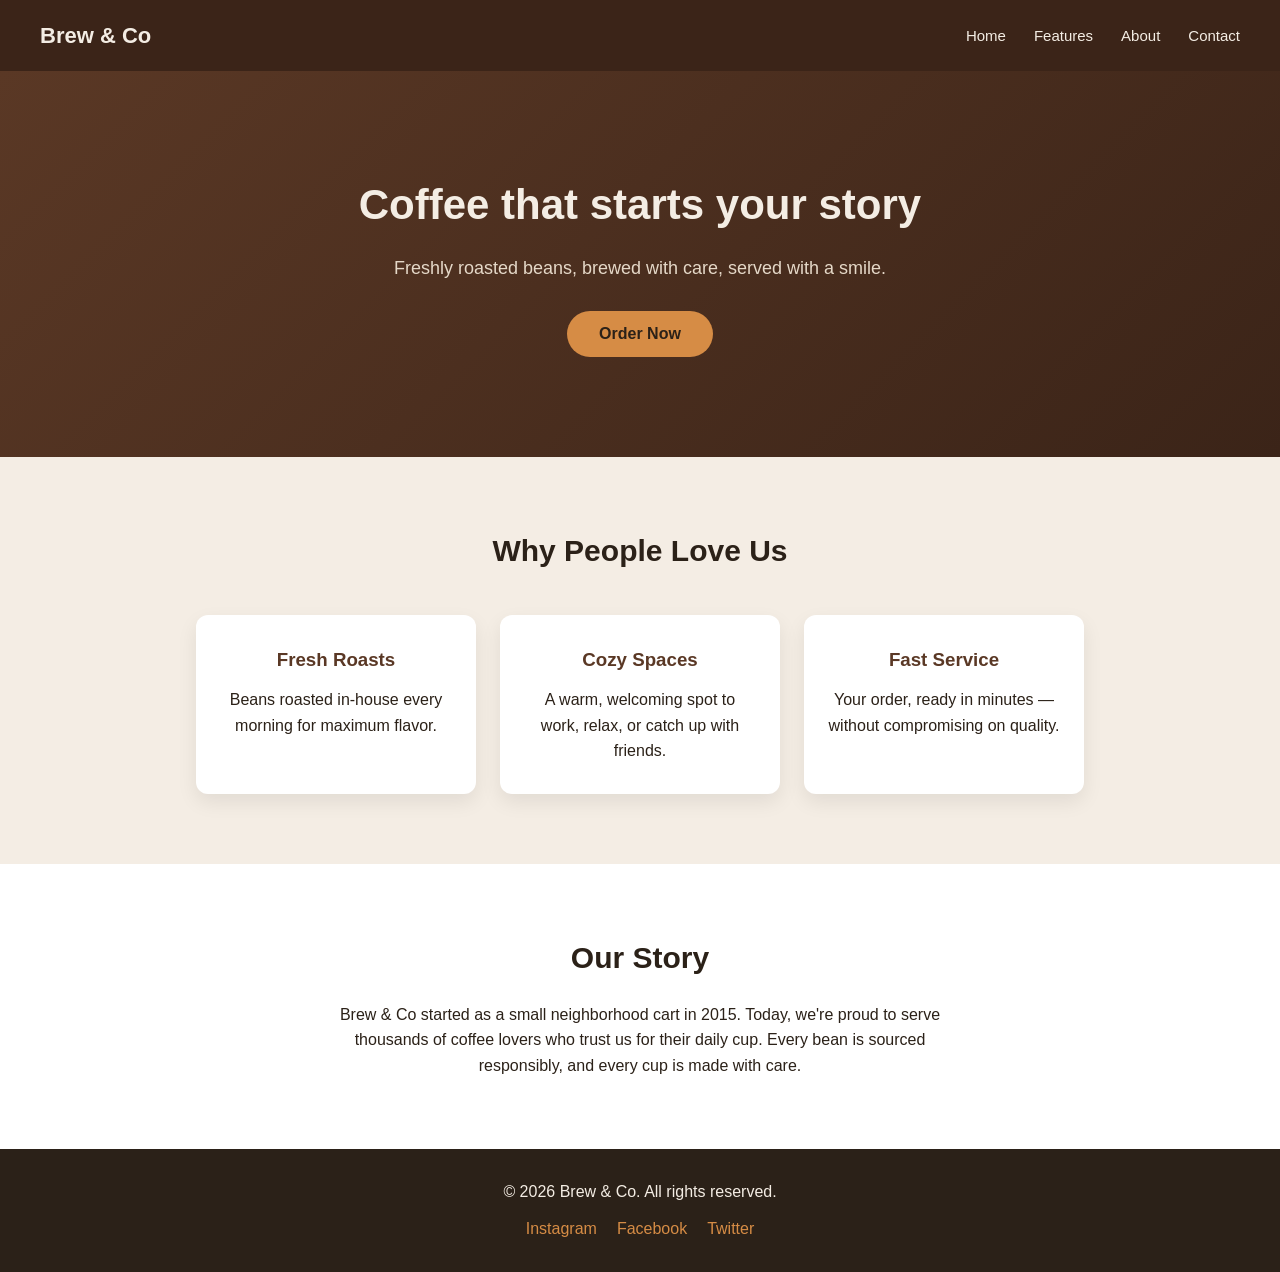
<file: WebDev-L1-LandingPage/index.html>
<!DOCTYPE html>
<html lang="en">
<head>
  <meta charset="UTF-8">
  <meta name="viewport" content="width=device-width, initial-scale=1.0">
  <title>Brew & Co - Coffee Shop</title>
  <link rel="stylesheet" href="style.css">
</head>
<body>

  <nav class="navbar">
    <div class="logo">Brew & Co</div>
    <ul class="nav-links">
      <li><a href="#home">Home</a></li>
      <li><a href="#features">Features</a></li>
      <li><a href="#about">About</a></li>
      <li><a href="#footer">Contact</a></li>
    </ul>
  </nav>

  <section class="hero" id="home">
    <h1>Coffee that starts your story</h1>
    <p>Freshly roasted beans, brewed with care, served with a smile.</p>
    <button class="cta-btn">Order Now</button>
  </section>

  <section class="features" id="features">
    <h2>Why People Love Us</h2>
    <div class="feature-grid">
      <div class="feature-card">
        <h3>Fresh Roasts</h3>
        <p>Beans roasted in-house every morning for maximum flavor.</p>
      </div>
      <div class="feature-card">
        <h3>Cozy Spaces</h3>
        <p>A warm, welcoming spot to work, relax, or catch up with friends.</p>
      </div>
      <div class="feature-card">
        <h3>Fast Service</h3>
        <p>Your order, ready in minutes — without compromising on quality.</p>
      </div>
    </div>
  </section>

  <section class="about" id="about">
    <h2>Our Story</h2>
    <p>Brew & Co started as a small neighborhood cart in 2015. Today, we're proud to serve thousands of coffee lovers who trust us for their daily cup. Every bean is sourced responsibly, and every cup is made with care.</p>
  </section>

  <footer id="footer">
    <p>&copy; 2026 Brew & Co. All rights reserved.</p>
    <div class="socials">
      <a href="#">Instagram</a>
      <a href="#">Facebook</a>
      <a href="#">Twitter</a>
    </div>
  </footer>

</body>
</html>
</file>
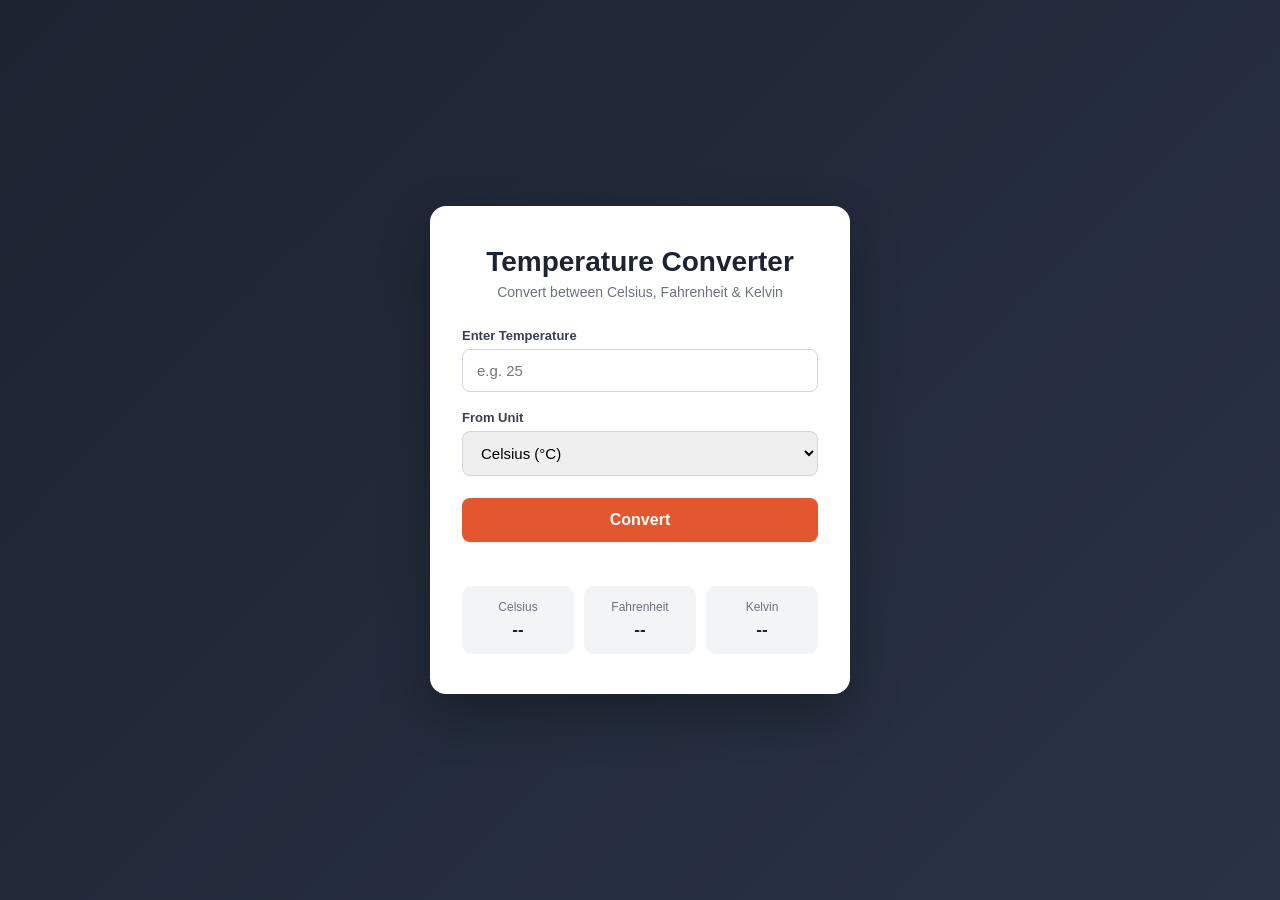
<file: WebDev-L1-TemperatureConverter/index.html>
<!DOCTYPE html>
<html lang="en">
<head>
  <meta charset="UTF-8">
  <meta name="viewport" content="width=device-width, initial-scale=1.0">
  <title>Temperature Converter</title>
  <link rel="stylesheet" href="style.css">
</head>
<body>

  <div class="card">
    <h1>Temperature Converter</h1>
    <p class="subtitle">Convert between Celsius, Fahrenheit & Kelvin</p>

    <div class="input-group">
      <label for="tempValue">Enter Temperature</label>
      <input type="text" id="tempValue" placeholder="e.g. 25">
    </div>

    <div class="input-group">
      <label for="unitFrom">From Unit</label>
      <select id="unitFrom">
        <option value="C">Celsius (°C)</option>
        <option value="F">Fahrenheit (°F)</option>
        <option value="K">Kelvin (K)</option>
      </select>
    </div>

    <button id="convertBtn">Convert</button>

    <p id="errorMsg" class="error"></p>

    <div class="results" id="results">
      <div class="result-box">
        <span class="result-label">Celsius</span>
        <span id="resC" class="result-value">--</span>
      </div>
      <div class="result-box">
        <span class="result-label">Fahrenheit</span>
        <span id="resF" class="result-value">--</span>
      </div>
      <div class="result-box">
        <span class="result-label">Kelvin</span>
        <span id="resK" class="result-value">--</span>
      </div>
    </div>
  </div>

  <script src="script.js"></script>
</body>
</html>
</file>
<file: WebDev-L1-LandingPage/style.css>
* {
  margin: 0;
  padding: 0;
  box-sizing: border-box;
}

body {
  font-family: 'Segoe UI', Arial, sans-serif;
  color: #2b2118;
  line-height: 1.6;
}

/* Navbar */
.navbar {
  position: sticky;
  top: 0;
  display: flex;
  justify-content: space-between;
  align-items: center;
  padding: 18px 40px;
  background: #3b2418;
  z-index: 100;
}

.logo {
  color: #f4ede4;
  font-size: 22px;
  font-weight: 700;
}

.nav-links {
  list-style: none;
  display: flex;
  gap: 28px;
}

.nav-links a {
  color: #f4ede4;
  text-decoration: none;
  font-size: 15px;
}

.nav-links a:hover {
  color: #d68c45;
}

/* Hero */
.hero {
  background: linear-gradient(135deg, #5a3825, #3b2418);
  color: #f4ede4;
  text-align: center;
  padding: 100px 20px;
}

.hero h1 {
  font-size: 42px;
  margin-bottom: 16px;
}

.hero p {
  font-size: 18px;
  margin-bottom: 28px;
  color: #e5d8c8;
}

.cta-btn {
  background: #d68c45;
  color: #2b2118;
  border: none;
  padding: 14px 32px;
  font-size: 16px;
  font-weight: 600;
  border-radius: 30px;
  cursor: pointer;
}

.cta-btn:hover {
  background: #c4762f;
}

/* Features */
.features {
  padding: 70px 40px;
  text-align: center;
  background: #f4ede4;
}

.features h2 {
  font-size: 30px;
  margin-bottom: 40px;
}

.feature-grid {
  display: flex;
  flex-wrap: wrap;
  gap: 24px;
  justify-content: center;
}

.feature-card {
  background: white;
  padding: 30px 24px;
  border-radius: 12px;
  max-width: 280px;
  box-shadow: 0 8px 20px rgba(0,0,0,0.08);
}

.feature-card h3 {
  margin-bottom: 12px;
  color: #5a3825;
}

/* About */
.about {
  padding: 70px 40px;
  max-width: 700px;
  margin: 0 auto;
  text-align: center;
}

.about h2 {
  font-size: 30px;
  margin-bottom: 20px;
}

/* Footer */
footer {
  background: #2b2118;
  color: #f4ede4;
  text-align: center;
  padding: 30px 20px;
}

.socials {
  margin-top: 12px;
  display: flex;
  justify-content: center;
  gap: 20px;
}

.socials a {
  color: #d68c45;
  text-decoration: none;
}

/* Responsive */
@media (max-width: 600px) {
  .navbar {
    flex-direction: column;
    gap: 12px;
  }
  .nav-links {
    gap: 16px;
  }
  .hero h1 {
    font-size: 30px;
  }
}
</file>
<file: WebDev-L1-TemperatureConverter/style.css>
* {
  margin: 0;
  padding: 0;
  box-sizing: border-box;
}

body {
  font-family: 'Segoe UI', Arial, sans-serif;
  background: linear-gradient(135deg, #1c2331, #2a3346);
  min-height: 100vh;
  display: flex;
  align-items: center;
  justify-content: center;
  padding: 20px;
}

.card {
  background: #ffffff;
  border-radius: 16px;
  padding: 40px 32px;
  max-width: 420px;
  width: 100%;
  box-shadow: 0 20px 50px rgba(0,0,0,0.3);
}

h1 {
  text-align: center;
  color: #1c2331;
  font-size: 28px;
  margin-bottom: 6px;
}

.subtitle {
  text-align: center;
  color: #6b7280;
  font-size: 14px;
  margin-bottom: 28px;
}

.input-group {
  margin-bottom: 18px;
}

label {
  display: block;
  font-size: 13px;
  font-weight: 600;
  color: #374151;
  margin-bottom: 6px;
}

input, select {
  width: 100%;
  padding: 12px 14px;
  border: 1.5px solid #d1d5db;
  border-radius: 8px;
  font-size: 15px;
  outline: none;
  transition: border-color 0.2s;
}

input:focus, select:focus {
  border-color: #3E7CB1;
}

button {
  width: 100%;
  padding: 13px;
  background: #E4572E;
  color: white;
  border: none;
  border-radius: 8px;
  font-size: 16px;
  font-weight: 600;
  cursor: pointer;
  margin-top: 4px;
  transition: background 0.2s;
}

button:hover {
  background: #c94a24;
}

.error {
  color: #dc2626;
  font-size: 13px;
  text-align: center;
  min-height: 18px;
  margin-top: 10px;
}

.results {
  display: grid;
  grid-template-columns: repeat(3, 1fr);
  gap: 10px;
  margin-top: 16px;
}

.result-box {
  background: #f3f4f6;
  border-radius: 10px;
  padding: 14px 8px;
  text-align: center;
}

.result-label {
  display: block;
  font-size: 12px;
  color: #6b7280;
  margin-bottom: 6px;
}

.result-value {
  display: block;
  font-size: 17px;
  font-weight: 700;
  color: #1c2331;
}

@media (max-width: 400px) {
  .results {
    grid-template-columns: 1fr;
  }
}
</file>
